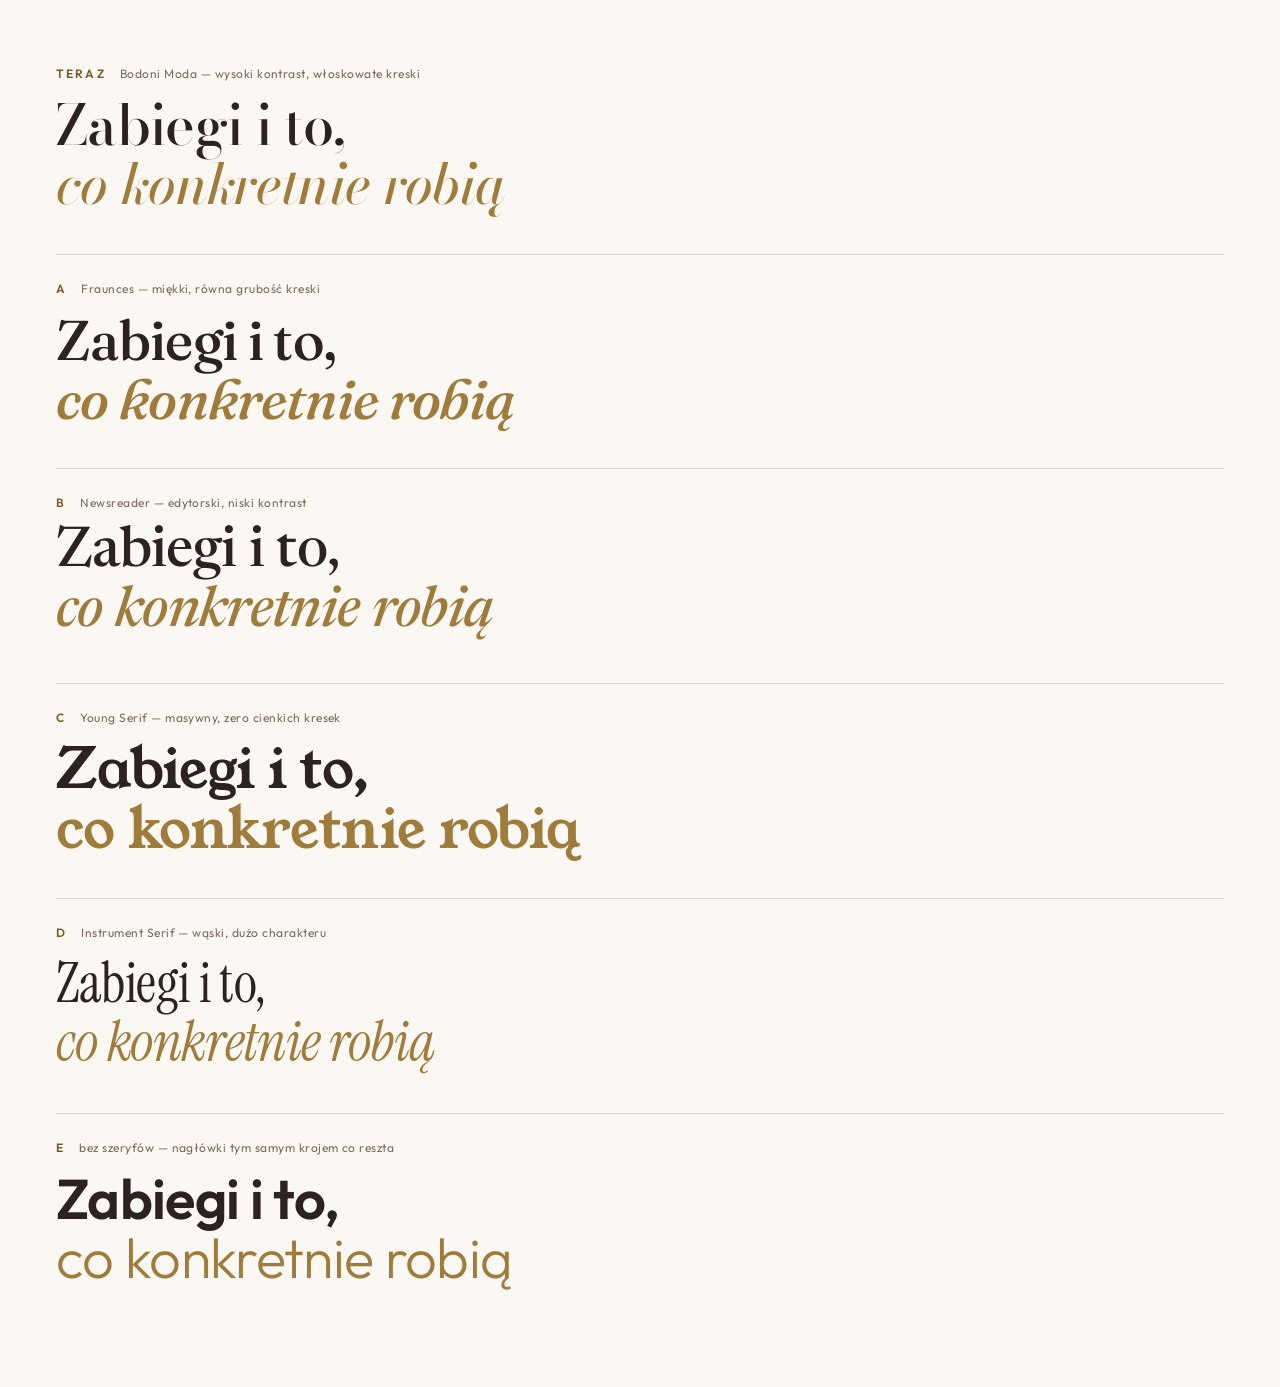
<file: tools/kroje.html>
<!DOCTYPE html><html lang="pl"><head><meta charset="utf-8">
<title>Kroje — Lila Med</title>
<link rel="preconnect" href="https://fonts.googleapis.com">
<link rel="preconnect" href="https://fonts.gstatic.com" crossorigin>
<link href="https://fonts.googleapis.com/css2?family=Bodoni+Moda:ital,opsz,wght@0,6..96,400..700;1,6..96,400..700&family=Fraunces:ital,opsz,wght@0,9..144,400..700;1,9..144,400..700&family=Newsreader:ital,opsz,wght@0,6..72,400..700;1,6..72,400..700&family=Young+Serif&family=Outfit:wght@300..700&family=Instrument+Serif:ital@0;1&display=swap" rel="stylesheet">
<style>
body{margin:0;background:#FBF7F2;color:#2C2320;font-family:Outfit,sans-serif;padding:40px 56px 60px}
.blok{padding:26px 0 30px;border-bottom:1px solid rgba(84,69,64,.18)}
.opis{font-size:12px;font-weight:600;letter-spacing:.18em;text-transform:uppercase;color:#7A5B24;margin:0 0 14px}
.opis span{font-weight:400;letter-spacing:.04em;text-transform:none;color:#7B6B62;margin-left:10px}
h2{font-size:56px;font-weight:500;line-height:1.06;margin:0 0 10px;letter-spacing:-.012em}
.i{font-style:italic;color:#A07C3C}
.mini{font-size:22px;font-weight:600;margin:14px 0 0;font-family:Outfit,sans-serif}
</style></head><body>
<div class="blok"><p class="opis">Teraz <span>Bodoni Moda — wysoki kontrast, włoskowate kreski</span></p>
<h2 style="font-family:'Bodoni Moda',serif">Zabiegi i to,<br><span class="i">co konkretnie robią</span></h2></div>

<div class="blok"><p class="opis">A <span>Fraunces — miękki, równa grubość kreski</span></p>
<h2 style="font-family:Fraunces,serif">Zabiegi i to,<br><span class="i">co konkretnie robią</span></h2></div>

<div class="blok"><p class="opis">B <span>Newsreader — edytorski, niski kontrast</span></p>
<h2 style="font-family:Newsreader,serif">Zabiegi i to,<br><span class="i">co konkretnie robią</span></h2></div>

<div class="blok"><p class="opis">C <span>Young Serif — masywny, zero cienkich kresek</span></p>
<h2 style="font-family:'Young Serif',serif">Zabiegi i to,<br><span class="i" style="font-style:normal">co konkretnie robią</span></h2></div>

<div class="blok"><p class="opis">D <span>Instrument Serif — wąski, dużo charakteru</span></p>
<h2 style="font-family:'Instrument Serif',serif">Zabiegi i to,<br><span class="i">co konkretnie robią</span></h2></div>

<div class="blok" style="border:0"><p class="opis">E <span>bez szeryfów — nagłówki tym samym krojem co reszta</span></p>
<h2 style="font-family:Outfit,sans-serif;font-weight:600">Zabiegi i to,<br><span class="i" style="font-style:normal;font-weight:300">co konkretnie robią</span></h2></div>
</body></html>
</file>
